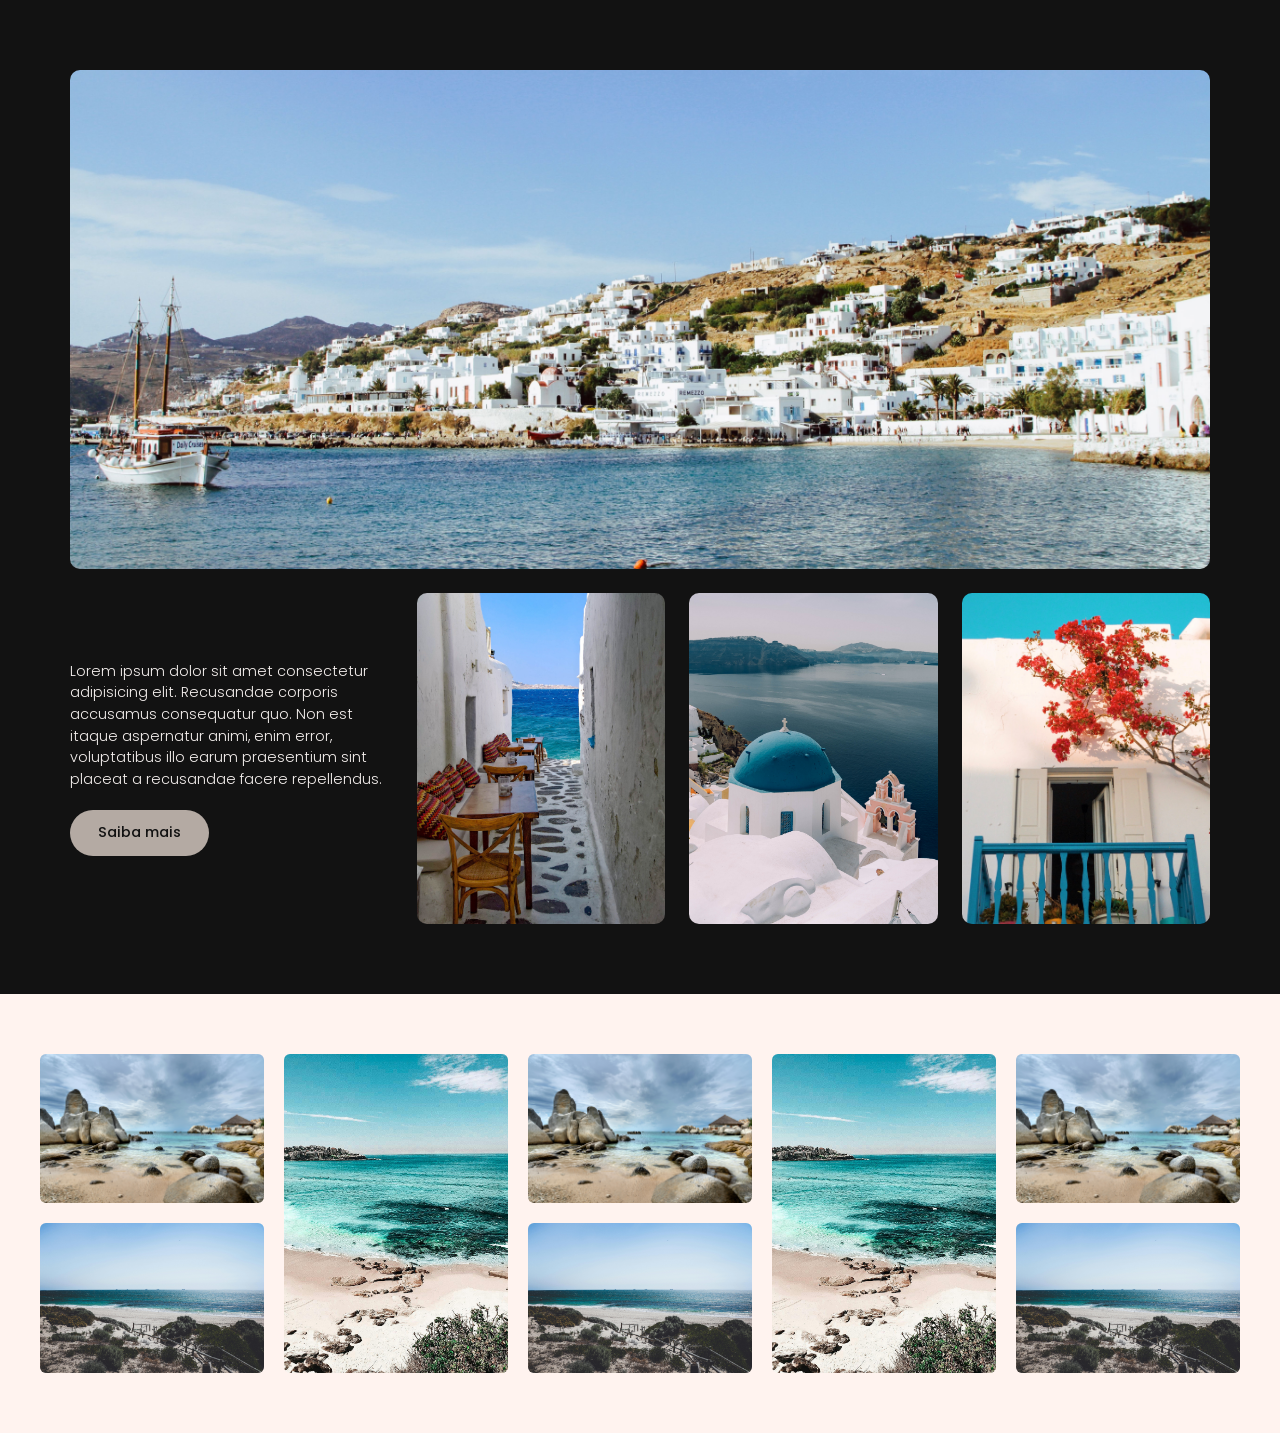
<file: CheckPoint4FrontEnd/index.html>
<!DOCTYPE html>
<html lang="pt-br">

<head>
    <meta charset="UTF-8">
    <meta name="viewport" content="width=device-width, initial-scale=1.0">
    <link rel="stylesheet" href="css/style.css">
    <title>Checkpoint Frond-End </title>
    <link rel="preconnect" href="https://fonts.googleapis.com" />
    <link rel="preconnect" href="https://fonts.gstatic.com" crossorigin />
    <link href="https://fonts.googleapis.com/css2?family=Poppins:wght@300;400;500;600;700&display=swap"
    rel="stylesheet" />
</head>

<body>
    <main>
        <section class="hero-section">
            <div class="hero-grid">
                <figure class="hero-image">
                    <img src="images/banner/01.jpg"
                        alt="Otima vista da vila costeira de Mykonos, com casas brancas na colina e barco ancorado na baia" />
                </figure>
                <div class="hero-text">
                    <p>
                        Lorem ipsum dolor sit amet consectetur adipisicing elit. Recusandae corporis accusamus
                        consequatur quo. Non est itaque aspernatur animi, enim error, voluptatibus illo earum
                        praesentium sint placeat a recusandae facere repellendus.
                    </p>
                    <a href="#galeria" class="btn">Saiba mais</a>
                </div>
                <figure class="photo photo-1">
                    <img src="images/banner/04.jpg" alt="Vista de um beco com algumas mesas para café">
                </figure>
                <figure class="photo photo-2">
                    <img src="images/banner/03.jpg" alt="Igreja da grecia com telhado azul">
                </figure>
                <figure class="photo photo-3">
                    <img src="images/banner/02.jpg" alt="Varanda azul com uma arvore de flores vermelha">
                </figure>
            </div>
        </section>

        <section class="gallery-section" id="galeria">
            <ul class="gallery-grid">
                <li>
                    <img src="images/sea/01.jpg" alt="Praia da grecia com pedras grandes e um mar flat">
                </li>
                <li class="tall">
                    <img src="images/sea/03.jpg" alt="mar cristalino sem pedras">
                </li>
                <li>
                    <img src="images/sea/01.jpg" alt="Praia da grecia com pedras grandes e um mar flat">
                </li>
                <li class="tall">
                    <img src="images/sea/03.jpg" alt="mar cristalino sem pedras">
                </li>
                <li>
                    <img src="images/sea/01.jpg" alt="Praia da grecia com pedras grandes e um mar flat">
                </li>
                <li>
                    <img src="images/sea/02.jpg" alt="Praia com caminho de madeira">
                </li>
                <li>
                    <img src="images/sea/02.jpg" alt="Praia com caminho de madeira">
                </li>
                <li>
                    <img src="images/sea/02.jpg" alt="Praia com caminho de madeira">
                </li>
            </ul>
        </section>
    </main>
</body>

</html>
</file>
<file: CheckPoint4FrontEnd/css/style.css>
:root {
   --color-black: #121212;
   --color-off-white: #fff3ef;
   --color-button: #b4aaa3;
   --color-accent: #7fb3bf;
   --color-text-light: #f5f0ee;

   --font-base: "Poppins", sans-serif;

   --container-max: 1140px;
   --section-padding-y: 70px;
   --section-padding-x: 40px;
   --gallery-padding-x: 40px;
   --gap-md: 20px;
   --gap-lg: 24px;

   --radius-sm:6px;
   --radius-md:10px;
   --transition-base: 0.4s ease;

}

*,
*::before,
*::after {
  box-sizing: border-box;
  margin: 0;
  padding: 0;
}

html {
  scroll-behavior: smooth;
}

body {
  font-family: var(--font-base);
  color: var(--color-black);
  line-height: 1.5;
  background-color: var(--color-off-white);
}

img {
  display: block;
  max-width: 100%;
  height: 100%;
  object-fit: cover;
}

ul {
  list-style: none;
}

a {
  text-decoration: none;
  color: inherit;
}

.hero-section {
  background-color: var(--color-black);
  padding: var(--section-padding-y) 20px;
  display: flex;
  justify-content: center;
}

.hero-grid {
  width: 100%;
  max-width: var(--container-max);
  display: grid;
  grid-template-columns: 1.3fr 1fr 1fr 1fr;
  grid-template-rows: auto auto;
  grid-template-areas:
    "hero hero hero hero"
    "text p1   p2   p3";
  gap: var(--gap-lg);
}

.hero-image {
  grid-area: hero;
  border-radius: var(--radius-md);
  overflow: hidden;
}

.hero-image img {
  width: 100%;
  aspect-ratio: 16 / 7;
}

.hero-text {
  grid-area: text;
  display: flex;
  flex-direction: column;
  justify-content: center;
  gap: var(--gap-md);
}

.hero-text p {
  color: var(--color-text-light);
  font-size: 0.9rem;
  font-weight: 300;
}

.btn {
  display: inline-block;
  align-self: flex-start;
  background-color: var(--color-button);
  color: var(--color-black);
  font-weight: 500;
  font-size: 0.9rem;
  padding: 12px 28px;
  border-radius: 999px;
  transition: background-color var(--transition-base),
    transform var(--transition-base);
}

.btn:hover,
.btn:focus-visible {
  background-color: var(--color-accent);
  transform: translateY(-2px);
}

.photo-1 { grid-area: p1; }
.photo-2 { grid-area: p2; }
.photo-3 { grid-area: p3; }

.photo {
  border-radius: var(--radius-md);
  overflow: hidden;
}

.photo img {
  width: 100%;
  aspect-ratio: 3 / 4;
  transition: transform var(--transition-base);
}

.photo:hover img {
  transform: scale(1.06);
}

.gallery-section {
  background-color: var(--color-off-white);
  padding: 60px var(--gallery-padding-x);
}

.gallery-grid {
  display: grid;
  grid-template-columns: repeat(auto-fit, minmax(150px, 1fr));
  grid-auto-rows: 220px;
  grid-auto-flow: row dense;
  gap: var(--gap-md);
}

.gallery-grid li {
  overflow: hidden;
  border-radius: var(--radius-sm);
}

.gallery-grid .tall {
  grid-row: span 2;
}

.gallery-grid img {
  width: 100%;
  transition: transform var(--transition-base), filter var(--transition-base);
}

.gallery-grid li:hover img {
  transform: scale(1.05);
  filter: brightness(1.05);
}

@media (min-width: 1024px) {
  .gallery-grid {
    grid-template-columns: repeat(5, 1fr);
    grid-template-rows: repeat(2, 1fr);
  }
}

@media (prefers-reduced-motion: reduce) {
  * {
    transition-duration: 0.001ms !important;
  }
}

@media (max-width: 599px) {
  :root {
    --section-padding-y: 40px;
    --gallery-padding-x: 20px;
  }

  .hero-grid {
    grid-template-columns: repeat(3, 1fr);
    grid-template-areas:
      "hero hero hero"
      "text text text"
      "p1   p2   p3";
  }

  .hero-image img {
    aspect-ratio: 4 / 3;
  }

  .photo img {
    aspect-ratio: 1 / 1;
  }

  .gallery-grid {
    grid-template-columns: 1fr;
    grid-auto-rows: 200px;
  }

  .gallery-grid .tall {
    grid-row: span 1;
  }
}
</file>
